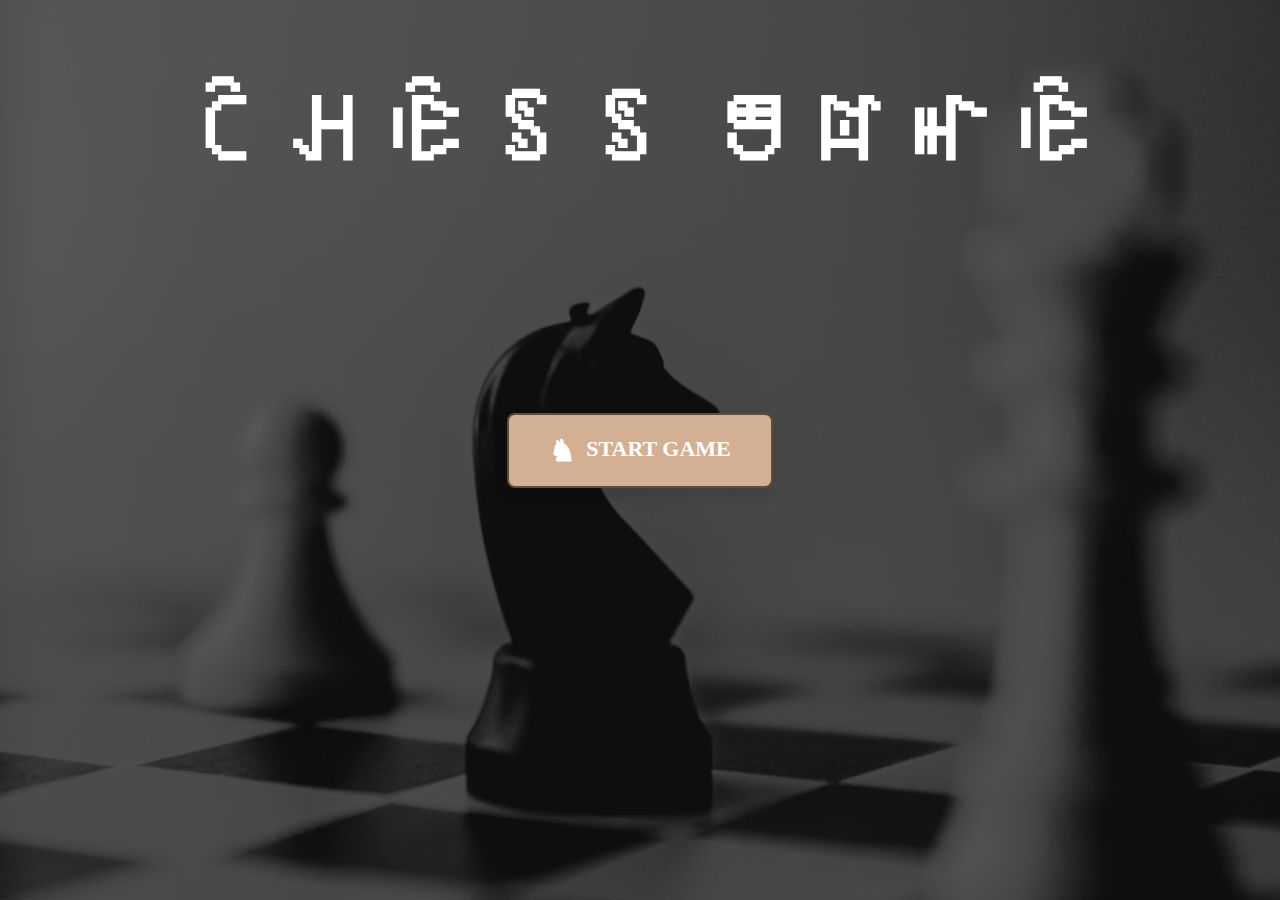
<file: index.html>
<!DOCTYPE html>
<html lang="en">
<head>
    <meta charset="UTF-8">
    <meta name="viewport" content="width=device-width, initial-scale=1.0">
    <title>Start Chess Game</title>
    <style>
        /* General body styling */
        body {
            font-family: 'Arial', sans-serif;
            margin: 0;
            padding: 0;
            height: 100vh;
            display: flex;
            justify-content: center;
            align-items: center;
            background: url('ch1.jpg') no-repeat center center fixed;
            background-size: cover; /* Fullscreen background image */
            overflow: hidden;
            animation: backgroundAnimation 10s infinite alternate; /* Background animation */
        }

        /* Background animation for interactive feel */
        @keyframes backgroundAnimation {
            0% {
                background-position: center center;
            }
            100% {
                background-position: center bottom;
            }
        }

        /* Semi-transparent overlay */
        .overlay {
            position: absolute;
            top: 0;
            left: 0;
            right: 0;
            bottom: 0;
            background: rgba(0, 0, 0, 0.5); /* Dark semi-transparent layer */
            z-index: 1;
        }

        /* Start Button Styling */
        .start-btn {
            z-index: 2;
            background: #d3b094; /* Classic wood background color */
            border: 2px solid #5e4d3d; /* Dark brown border */
            padding: 18px 40px;
            color: white;
            font-size: 22px;
            font-weight: bold;
            text-transform: uppercase;
            border-radius: 8px;
            cursor: pointer;
            outline: none;
            box-shadow: 0 8px 16px rgba(0, 0, 0, 0.1);
            transition: all 0.3s ease-in-out;
            font-family: 'Georgia', serif; /* Elegant font for a classic touch */
        }

        /* Hover effect */
        .start-btn:hover {
            background: #a67c52; /* Slightly darker wood color */
            box-shadow: 0 12px 24px rgba(0, 0, 0, 0.2);
            transform: translateY(-5px);
        }

        /* Active effect for pressed button */
        .start-btn:active {
            transform: translateY(2px);
            box-shadow: 0 4px 8px rgba(0, 0, 0, 0.2);
        }

        /* Focus effect for accessibility */
        .start-btn:focus {
            outline: none;
            box-shadow: 0 0 0 4px rgba(193, 158, 121, 0.6); /* Goldish glow */
        }

        /* Pulse animation on focus */
        @keyframes pulse {
            0% {
                transform: scale(1);
            }
            50% {
                transform: scale(1.05);
            }
            100% {
                transform: scale(1);
            }
        }

        .start-btn:focus {
            animation: pulse 1.5s infinite ease-in-out;
        }

        /* Optional chess piece icon */
        .start-btn::before {
            content: "♞"; /* Knight chess piece */
            font-size: 30px;
            margin-right: 10px;
            vertical-align: middle;
        }

    </style>
</head>
<body>
    
    <div class="overlay">

        <center>
         <h1 style="font-size: 100px; color: white;">ꉓꃅꍟꌗꌗ ꁅꍏꎭꍟ</h1>
        </center><br><br>

    </div>
    <button class="start-btn" id="startButton">Start Game</button>

    <script>
        document.getElementById("startButton").addEventListener("click", function() {
            // alert("Starting the Chess game...");
            window.open("chess.html","_self")
            // You can replace this with actual game initialization code
        });
    </script>

</body>
</html>
</file>
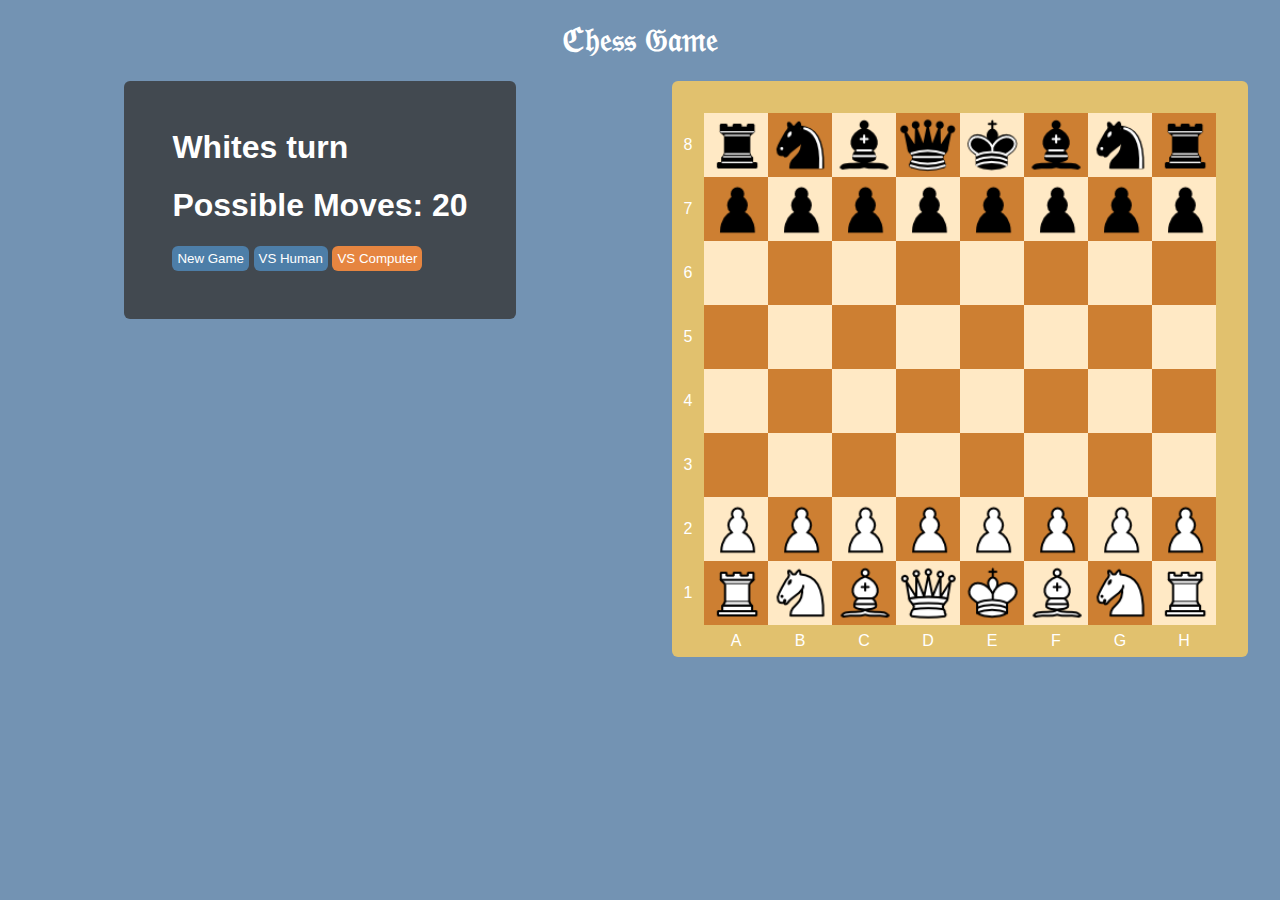
<file: chess.html>
<!DOCTYPE html>
<html>
    <head>
        <meta charset="UTF-8">
        <title>Chess Game</title>
        <link rel="stylesheet" href="style.css">
    </head>
    <body>
        <h1 id="title">ℭ𝔥𝔢𝔰𝔰 𝔊𝔞𝔪𝔢</h1>
        <!-- ꉓꃅꍟꌗꌗ ꁅꍏꎭꍟ -->
        <div id="ui">
            <div id="prefColumn">
                <div class="turnIndicatorContainer">
                    <h1 id="turnIndicator">
                        Whites turn
                    </h1>
                    
                    <h1 id="moveCounter">Possible Moves: 20</h1>
                    
                    <div class="settings">
                        <button onclick="reset()">New Game</button>
                        <button id="humanMode" onclick="setHumanMode()">VS Human</button>
                        <button id="computerMode" onclick="setComputerMode()">VS Computer</button>
                    </div>
                </div>
                <!-- <h1 class="metachess">ꉓꃅꍟꌗꌗ ꁅꍏꎭꍟ</h1> -->
                <!-- <h1 class="metachess"> ℭ𝔥𝔢𝔰𝔰 𝔊𝔞𝔪𝔢</h1> -->
               
            </div>

            <div id="boardColumn">
                <div id="spacer">
                    <div id="gameboard">
                        <div class="notation notationCol row8">8</div>
                        <div class="notation notationCol row7">7</div>
                        <div class="notation notationCol row6">6</div>
                        <div class="notation notationCol row5">5</div>
                        <div class="notation notationCol row4">4</div>
                        <div class="notation notationCol row3">3</div>
                        <div class="notation notationCol row2">2</div>
                        <div class="notation notationCol row1">1</div>

                        <div class="notation notationRow colA">A</div>
                        <div class="notation notationRow colB">B</div>
                        <div class="notation notationRow colC">C</div>
                        <div class="notation notationRow colD">D</div>
                        <div class="notation notationRow colE">E</div>
                        <div class="notation notationRow colF">F</div>
                        <div class="notation notationRow colG">G</div>
                        <div class="notation notationRow colH">H</div>

                        <div id="1A" class="field dark row1 colA" ></div>
                        <div id="2A" class="field light row2 colA"></div>
                        <div id="3A" class="field dark row3 colA"></div>
                        <div id="4A" class="field light row4 colA"></div>
                        <div id="5A" class="field dark row5 colA"></div>
                        <div id="6A" class="field light row6 colA"></div>
                        <div id="7A" class="field dark row7 colA"></div>
                        <div id="8A" class="field light row8 colA"></div>
                        
                        <div id="1B" class="field light row1 colB"></div>
                        <div id="2B" class="field dark row2 colB"></div>
                        <div id="3B" class="field light row3 colB"></div>
                        <div id="4B" class="field dark row4 colB"></div>
                        <div id="5B" class="field light row5 colB"></div>
                        <div id="6B" class="field dark row6 colB"></div>
                        <div id="7B" class="field light row7 colB"></div>
                        <div id="8B" class="field dark row8 colB"></div>

                        <div id="1C" class="field dark row1 colC" ></div>
                        <div id="2C" class="field light row2 colC"></div>
                        <div id="3C" class="field dark row3 colC"></div>
                        <div id="4C" class="field light row4 colC"></div>
                        <div id="5C" class="field dark row5 colC"></div>
                        <div id="6C" class="field light row6 colC"></div>
                        <div id="7C" class="field dark row7 colC"></div>
                        <div id="8C" class="field light row8 colC"></div>

                        <div id="1D" class="field light row1 colD"></div>
                        <div id="2D" class="field dark row2 colD"></div>
                        <div id="3D" class="field light row3 colD"></div>
                        <div id="4D" class="field dark row4 colD"></div>
                        <div id="5D" class="field light row5 colD"></div>
                        <div id="6D" class="field dark row6 colD"></div>
                        <div id="7D" class="field light row7 colD"></div>
                        <div id="8D" class="field dark row8 colD"></div>
                    
                        <div id="1E" class="field dark row1 colE" ></div>
                        <div id="2E" class="field light row2 colE"></div>
                        <div id="3E" class="field dark row3 colE"></div>
                        <div id="4E" class="field light row4 colE"></div>
                        <div id="5E" class="field dark row5 colE"></div>
                        <div id="6E" class="field light row6 colE"></div>
                        <div id="7E" class="field dark row7 colE"></div>
                        <div id="8E" class="field light row8 colE"></div>

                        <div id="1F" class="field light row1 colF"></div>
                        <div id="2F" class="field dark row2 colF"></div>
                        <div id="3F" class="field light row3 colF"></div>
                        <div id="4F" class="field dark row4 colF"></div>
                        <div id="5F" class="field light row5 colF"></div>
                        <div id="6F" class="field dark row6 colF"></div>
                        <div id="7F" class="field light row7 colF"></div>
                        <div id="8F" class="field dark row8 colF"></div>

                        <div id="1G" class="field dark row1 colG" ></div>
                        <div id="2G" class="field light row2 colG"></div>
                        <div id="3G" class="field dark row3 colG"></div>
                        <div id="4G" class="field light row4 colG"></div>
                        <div id="5G" class="field dark row5 colG"></div>
                        <div id="6G" class="field light row6 colG"></div>
                        <div id="7G" class="field dark row7 colG"></div>
                        <div id="8G" class="field light row8 colG"></div>

                        <div id="1H" class="field light row1 colH"></div>
                        <div id="2H" class="field dark row2 colH"></div>
                        <div id="3H" class="field light row3 colH"></div>
                        <div id="4H" class="field dark row4 colH"></div>
                        <div id="5H" class="field light row5 colH"></div>
                        <div id="6H" class="field dark row6 colH"></div>
                        <div id="7H" class="field light row7 colH"></div>
                        <div id="8H" class="field dark row8 colH"></div>

                        <img id="wpA" onclick="showMoves(this)" class="piece row2 colA" src="assets/Chess_plt60.png">
                        <img id="wpB" onclick="showMoves(this)" class="piece row2 colB" src="assets/Chess_plt60.png">
                        <img id="wpC" onclick="showMoves(this)" class="piece row2 colC" src="assets/Chess_plt60.png">
                        <img id="wpD" onclick="showMoves(this)" class="piece row2 colD" src="assets/Chess_plt60.png">
                        <img id="wpE" onclick="showMoves(this)" class="piece row2 colE" src="assets/Chess_plt60.png">
                        <img id="wpF" onclick="showMoves(this)" class="piece row2 colF" src="assets/Chess_plt60.png">
                        <img id="wpG" onclick="showMoves(this)" class="piece row2 colG" src="assets/Chess_plt60.png">
                        <img id="wpH" onclick="showMoves(this)" class="piece row2 colH" src="assets/Chess_plt60.png">
                        
                        <img id="bpA" onclick="showMoves(this)" class="piece row7 colA" src="assets/Chess_pdt60.png">
                        <img id="bpB" onclick="showMoves(this)" class="piece row7 colB" src="assets/Chess_pdt60.png">
                        <img id="bpC" onclick="showMoves(this)" class="piece row7 colC" src="assets/Chess_pdt60.png">
                        <img id="bpD" onclick="showMoves(this)" class="piece row7 colD" src="assets/Chess_pdt60.png">
                        <img id="bpE" onclick="showMoves(this)" class="piece row7 colE" src="assets/Chess_pdt60.png">
                        <img id="bpF" onclick="showMoves(this)" class="piece row7 colF" src="assets/Chess_pdt60.png">
                        <img id="bpG" onclick="showMoves(this)" class="piece row7 colG" src="assets/Chess_pdt60.png">
                        <img id="bpH" onclick="showMoves(this)" class="piece row7 colH" src="assets/Chess_pdt60.png">
                        
                        <img id="wrA" onclick="showMoves(this)" class="piece row1 colA" src="assets/Chess_rlt60.png">
                        <img id="wrH" onclick="showMoves(this)" class="piece row1 colH" src="assets/Chess_rlt60.png">

                        <img id="brA" onclick="showMoves(this)" class="piece row8 colA" src="assets/Chess_rdt60.png">
                        <img id="brH" onclick="showMoves(this)" class="piece row8 colH" src="assets/Chess_rdt60.png">

                        <img id="wnB" onclick="showMoves(this)" class="piece row1 colB" src="assets/Chess_nlt60.png">
                        <img id="wnG" onclick="showMoves(this)" class="piece row1 colG" src="assets/Chess_nlt60.png">

                        <img id="bnB" onclick="showMoves(this)" class="piece row8 colB" src="assets/Chess_ndt60.png">
                        <img id="bnG" onclick="showMoves(this)" class="piece row8 colG" src="assets/Chess_ndt60.png">
                        
                        <img id="wbC" onclick="showMoves(this)" class="piece row1 colC" src="assets/Chess_blt60.png">
                        <img id="wbF" onclick="showMoves(this)" class="piece row1 colF" src="assets/Chess_blt60.png">

                        <img id="bbC" onclick="showMoves(this)" class="piece row8 colC" src="assets/Chess_bdt60.png">
                        <img id="bbF" onclick="showMoves(this)" class="piece row8 colF" src="assets/Chess_bdt60.png">
                        
                        <img id="wq" onclick="showMoves(this)" class="piece row1 colD" src="assets/Chess_qlt60.png">
                        <img id="bq" onclick="showMoves(this)" class="piece row8 colD" src="assets/Chess_qdt60.png">
                        
                        <img id="wk" onclick="showMoves(this)" class="piece row1 colE" src="assets/Chess_klt60.png">
                        <img id="bk" onclick="showMoves(this)" class="piece row8 colE" src="assets/Chess_kdt60.png">
                    </div>                 
                </div>
            </div>
         
        </div>
    
        <script src="script.js"></script>
    </body>
</html>
</file>
<file: style.css>
body {
    background-color: #7393B3;
    color: white;
    font-family: Arial, Helvetica, sans-serif;
    margin: 0;

    /* background: url('ch3.jpg') no-repeat center center fixed;
    background-size: cover; /* Fullscreen background image */
   /* overflow: hidden;  */
}

/* chess board styling */
#gameboard {
    display: grid;
    grid-template-columns: 2rem repeat(8, 4rem);
    grid-template-rows: repeat(8, 4rem) 2rem;
    width: max-content;
}

#spacer {
    padding: 2rem 2rem 0 0;
    width: max-content;
    margin: 0 auto;
    border-radius: 6px;
    background-color: #E1C16E; 
  
   
}

.field {
    width: 4rem;
    height: 4rem;
    padding: 0;
    clear:none;
}

.dark {
    background-color: #CD7F32;    
    display: inline-block;
}

.light {
    background-color: #FFE9C5; 
       display: inline-block;
}

.piece {
    z-index: 5;
}

.row8 {
    grid-row: 1;
}

.row7 {
    grid-row: 2;
}

.row6 {
    grid-row: 3;
}

.row5 {
    grid-row: 4;
}

.row4 {
    grid-row: 5;
}

.row3 {
    grid-row: 6;
}

.row2 {
    grid-row: 7;
}

.row1 {
    grid-row: 8;
}

.notationRow {
    grid-row: 9;
    line-height: 2rem;
}

.colA {
    grid-column: 2;
}

.colB {
    grid-column: 3;
}

.colC {
    grid-column: 4;
}

.colD {
    grid-column: 5;
}

.colE {
    grid-column: 6;
}

.colF {
    grid-column: 7;
}

.colG {
    grid-column: 8;
}

.colH {
    grid-column: 9;
}

.notationCol {
    grid-column: 1;
    line-height: 4rem;
}

.notation {
    text-align: center;
}
/*--------*/

#title {
    text-align: center;
}

/* .metachess{
    padding-top: 14%;
    padding-left: 25%;
    color:whitesmoke;
    text-decoration: underline;
    text-underline-offset: 15px ;
    text-decoration-thickness: 2px;
    font-family: cursive;
    font-size: 55px;
    letter-spacing: 10px;
} */

.marker {
    color: #008080;
    font-size: xx-large;
    text-align: center;
    line-height: 4rem;
    position: relative;
    z-index: 10;
    cursor: pointer;
}

p {
    width:fit-content;
}

.catch {
    background-color: red;
}

#ui {
    display: grid;
    grid-template-columns: 50% 50%;
    grid-template-rows: auto;
}

.turnIndicatorContainer {
    padding: 3rem;
    text-align: left;
    width: max-content;
    background-color: #353535c9;
    border-radius: 6px;
    margin: 0 auto;
    /* margin-top: 5rem; */

}  


#turnIndicator {
    margin-top: 0;
}

button {
    border: none;
    background-color: #4D7EA8;
    color: white;
    padding: 5px;
    border-radius: 6px;
    cursor: pointer;
}

button:hover {
    background-color: #e68540 !important;
}

#computerMode {
    background-color: #e68540;
}

img {
    width: 4rem;
    height: 4rem;
}

@media only screen and (max-width: 1050px) {
    #ui {
        display: grid;
        grid-template-columns: 100%;
        grid-template-rows: auto auto;
    }

    .turnIndicatorContainer {
        margin-bottom: calc(100vw / 18);
        padding: calc(100vw / 18);
        width: auto;

    }

    #boardColumn {
        grid-row: 2;
    }

    #prefColumn {
        grid-row: 1;
    }

    img {
        width: calc(100vw / 9);
        height: calc(100vw / 9);
    }

    .field {
        width: calc(100vw / 9);
        height: calc(100vw / 9);
    }

    .notationCol {
        line-height: calc(100vw / 9);
    }

    .notationRow {
        line-height: calc(100vw / 18);
    }

    #gameboard {
        grid-template-columns: calc(100vw / 18) repeat(8, calc(100vw / 9));
        grid-template-rows: repeat(8, calc(100vw / 9)) calc(100vw / 18) ;
    }

    #spacer {
        padding: calc(100vw / 18) calc(100vw / 18) 0 0;
        width: auto;
    }

    .marker {
        line-height: calc(100vw / 9);
        font-size: 70px;
    }

    button {
        font-size: xx-large;
        padding: 1rem;
    }

    #title {
        font-size: 60px;
    }
}
</file>
